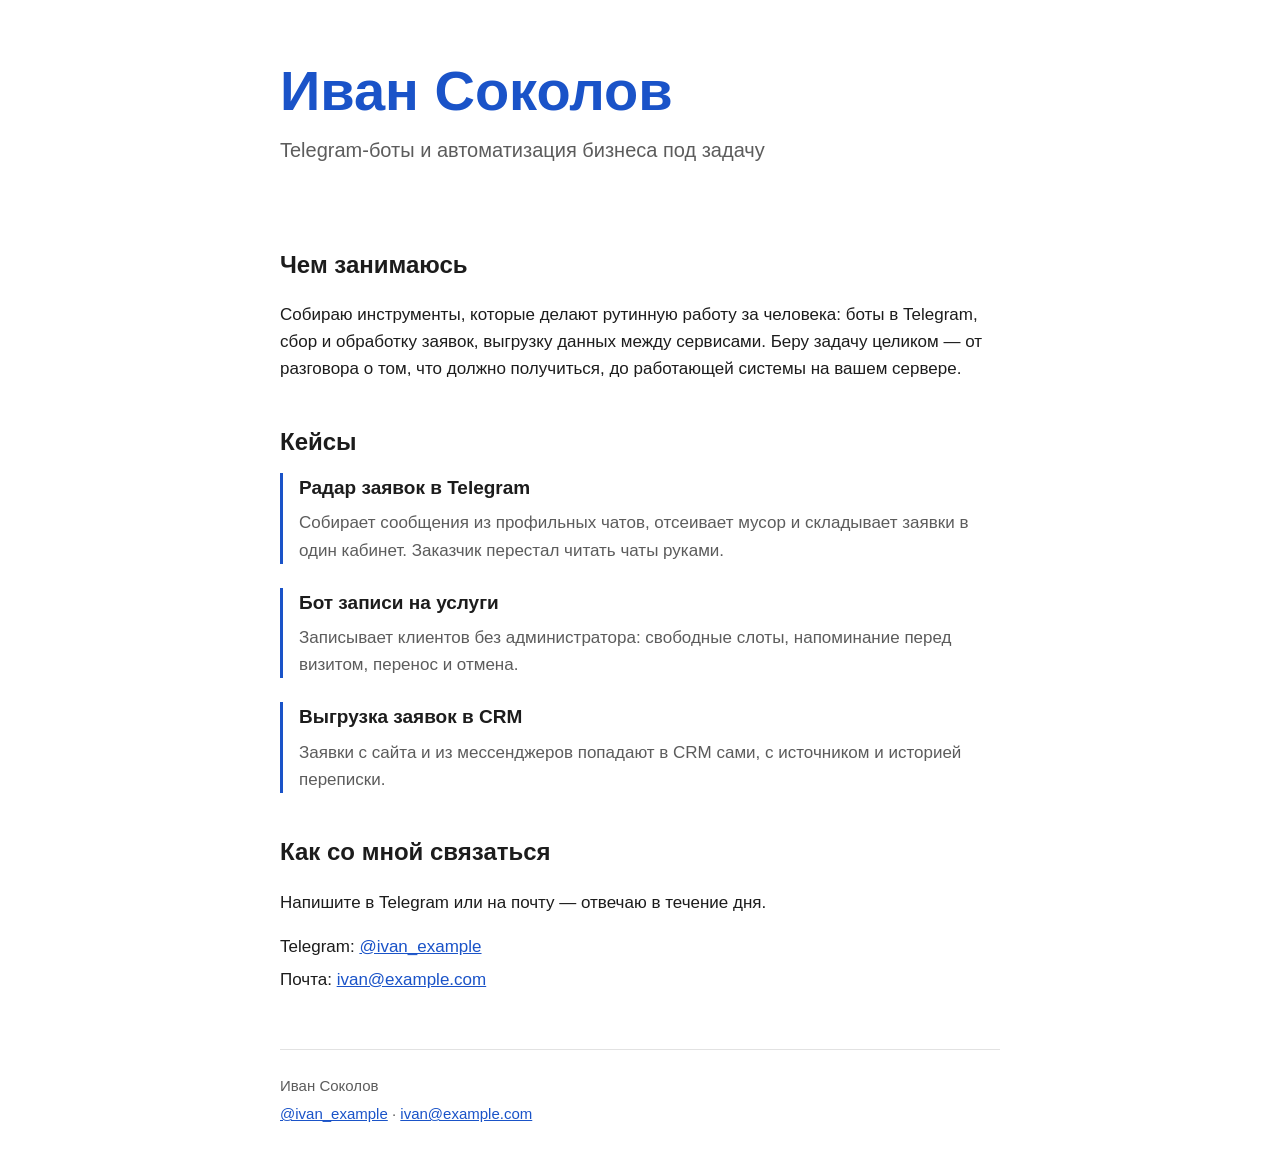
<file: index.html>
<!DOCTYPE html>
<html lang="ru">
<head>
  <meta charset="UTF-8">
  <meta name="viewport" content="width=device-width, initial-scale=1.0">
  <title>Иван Соколов — Telegram-боты и автоматизация бизнеса</title>
  <link rel="stylesheet" href="style.css">
</head>
<body>

  <header class="hero">
    <h1>Иван Соколов</h1>
    <p class="tagline">Telegram-боты и автоматизация бизнеса под задачу</p>
  </header>

  <main>

    <section class="about">
      <h2>Чем занимаюсь</h2>
      <p>
        Собираю инструменты, которые делают рутинную работу за человека:
        боты в Telegram, сбор и обработку заявок, выгрузку данных между сервисами.
        Беру задачу целиком — от разговора о том, что должно получиться, до работающей
        системы на вашем сервере.
      </p>
    </section>

    <section class="cases">
      <h2>Кейсы</h2>

      <article class="case">
        <h3>Радар заявок в Telegram</h3>
        <p>
          Собирает сообщения из профильных чатов, отсеивает мусор и складывает
          заявки в один кабинет. Заказчик перестал читать чаты руками.
        </p>
      </article>

      <article class="case">
        <h3>Бот записи на услуги</h3>
        <p>
          Записывает клиентов без администратора: свободные слоты, напоминание
          перед визитом, перенос и отмена.
        </p>
      </article>

      <article class="case">
        <h3>Выгрузка заявок в CRM</h3>
        <p>
          Заявки с сайта и из мессенджеров попадают в CRM сами, с источником
          и историей переписки.
        </p>
      </article>
    </section>

    <section class="contact">
      <h2>Как со мной связаться</h2>
      <p>Напишите в Telegram или на почту — отвечаю в течение дня.</p>
      <ul class="contact-list">
        <li>Telegram: <a href="https://t.me/ivan_example">@ivan_example</a></li>
        <li>Почта: <a href="mailto:ivan@example.com">ivan@example.com</a></li>
      </ul>
    </section>

  </main>

  <footer>
    <p>Иван Соколов</p>
    <p>
      <a href="https://t.me/ivan_example">@ivan_example</a> ·
      <a href="mailto:ivan@example.com">ivan@example.com</a>
    </p>
  </footer>

</body>
</html>
</file>
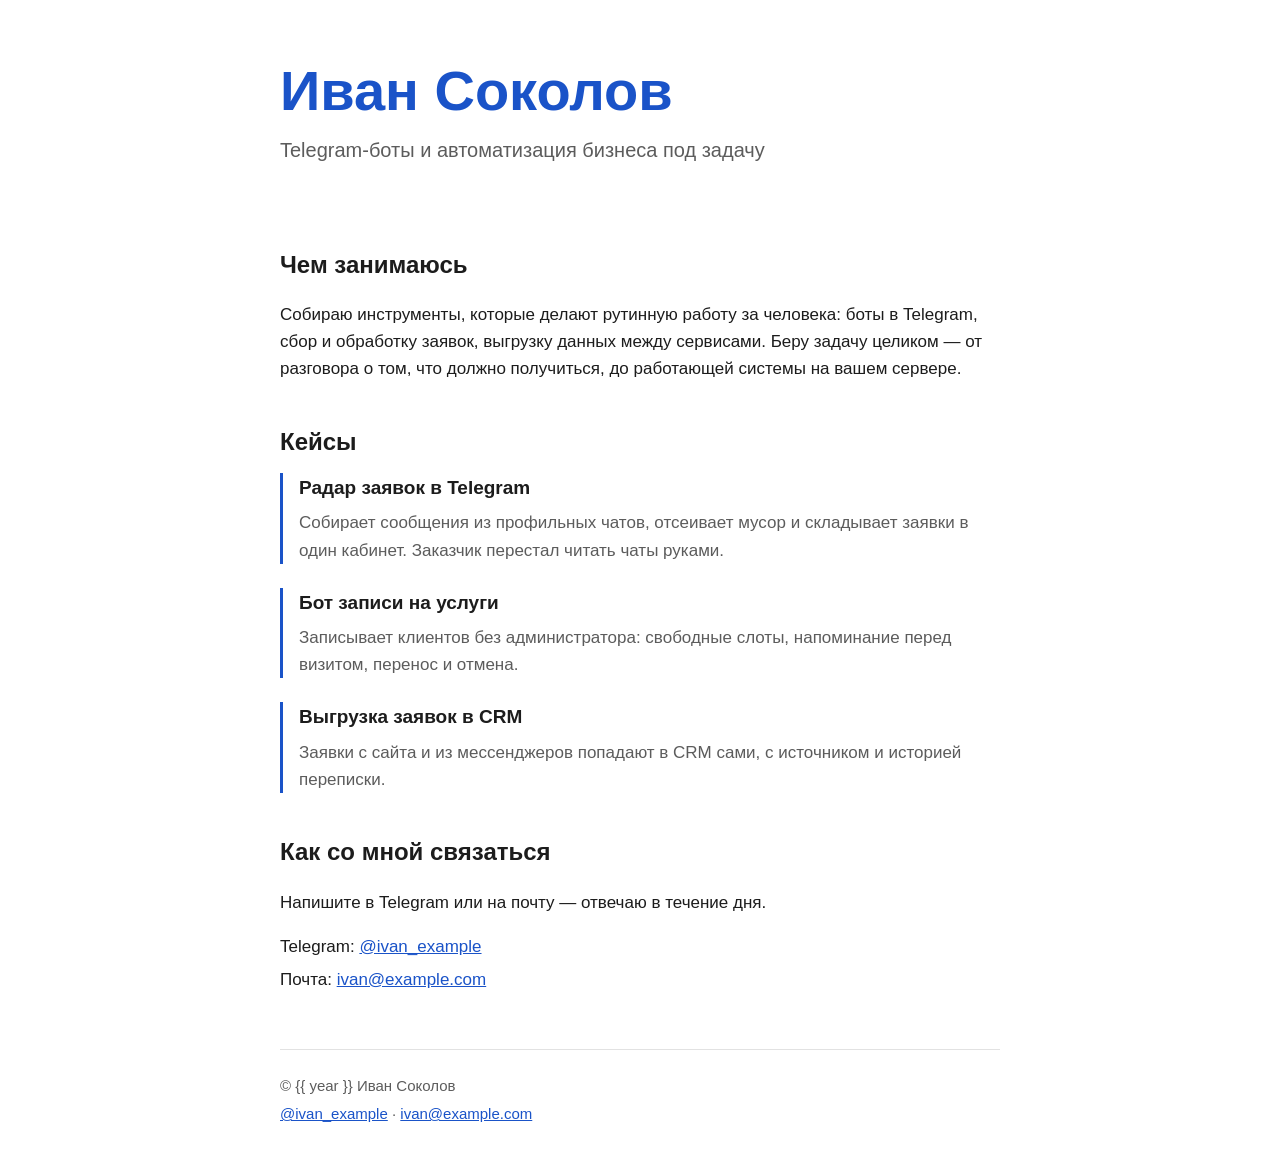
<file: templates/index.html>
<!DOCTYPE html>
<html lang="ru">
<head>
  <meta charset="UTF-8">
  <meta name="viewport" content="width=device-width, initial-scale=1.0">
  <title>Иван Соколов — Telegram-боты и автоматизация бизнеса</title>
  <link rel="stylesheet" href="/static/style.css">
</head>
<body>

  <header class="hero">
    <h1>Иван Соколов</h1>
    <p class="tagline">Telegram-боты и автоматизация бизнеса под задачу</p>
  </header>

  <main>

    <section class="about">
      <h2>Чем занимаюсь</h2>
      <p>
        Собираю инструменты, которые делают рутинную работу за человека:
        боты в Telegram, сбор и обработку заявок, выгрузку данных между сервисами.
        Беру задачу целиком — от разговора о том, что должно получиться, до работающей
        системы на вашем сервере.
      </p>
    </section>

    <section class="cases">
      <h2>Кейсы</h2>

      <article class="case">
        <h3>Радар заявок в Telegram</h3>
        <p>
          Собирает сообщения из профильных чатов, отсеивает мусор и складывает
          заявки в один кабинет. Заказчик перестал читать чаты руками.
        </p>
      </article>

      <article class="case">
        <h3>Бот записи на услуги</h3>
        <p>
          Записывает клиентов без администратора: свободные слоты, напоминание
          перед визитом, перенос и отмена.
        </p>
      </article>

      <article class="case">
        <h3>Выгрузка заявок в CRM</h3>
        <p>
          Заявки с сайта и из мессенджеров попадают в CRM сами, с источником
          и историей переписки.
        </p>
      </article>
    </section>

    <section class="contact">
      <h2>Как со мной связаться</h2>
      <p>Напишите в Telegram или на почту — отвечаю в течение дня.</p>
      <ul class="contact-list">
        <li>Telegram: <a href="https://t.me/ivan_example">@ivan_example</a></li>
        <li>Почта: <a href="mailto:ivan@example.com">ivan@example.com</a></li>
      </ul>
    </section>

  </main>

  <footer>
    <p>© {{ year }} Иван Соколов</p>
    <p>
      <a href="https://t.me/ivan_example">@ivan_example</a> ·
      <a href="mailto:ivan@example.com">ivan@example.com</a>
    </p>
  </footer>

</body>
</html>
</file>
<file: style.css>
:root {
  --accent: #1a53c8;
  --text: #1c1c1c;
  --muted: #5c5c5c;
  --line: #e2e2e2;
}

body {
  margin: 0;
  padding: 0 20px;
  font-family: Arial, Helvetica, sans-serif;
  font-size: 17px;
  line-height: 1.6;
  color: var(--text);
  background: #fff;
}

header,
main,
footer {
  max-width: 720px;
  margin: 0 auto;
}

.hero {
  padding: 60px 0 40px;
}

.hero h1 {
  margin: 0;
  font-size: 56px;
  line-height: 1.1;
  color: var(--accent);
}

.tagline {
  margin: 12px 0 0;
  font-size: 20px;
  color: var(--muted);
}

h2 {
  margin: 40px 0 12px;
  font-size: 24px;
}

.case {
  border-left: 3px solid var(--accent);
  padding-left: 16px;
  margin-bottom: 24px;
}

.case h3 {
  margin: 0 0 6px;
  font-size: 19px;
}

.case p {
  margin: 0;
  color: var(--muted);
}

.contact-list {
  margin: 12px 0 0;
  padding: 0;
  list-style: none;
}

.contact-list li {
  margin-bottom: 6px;
}

a {
  color: var(--accent);
}

footer {
  margin-top: 56px;
  padding: 20px 0 40px;
  border-top: 1px solid var(--line);
  color: var(--muted);
  font-size: 15px;
}

footer p {
  margin: 4px 0;
}

@media (max-width: 600px) {
  .hero {
    padding: 36px 0 24px;
  }

  .hero h1 {
    font-size: 38px;
  }

  .tagline {
    font-size: 18px;
  }
}
</file>
<file: static/style.css>
:root {
  --accent: #1a53c8;
  --text: #1c1c1c;
  --muted: #5c5c5c;
  --line: #e2e2e2;
}

body {
  margin: 0;
  padding: 0 20px;
  font-family: Arial, Helvetica, sans-serif;
  font-size: 17px;
  line-height: 1.6;
  color: var(--text);
  background: #fff;
}

header,
main,
footer {
  max-width: 720px;
  margin: 0 auto;
}

.hero {
  padding: 60px 0 40px;
}

.hero h1 {
  margin: 0;
  font-size: 56px;
  line-height: 1.1;
  color: var(--accent);
}

.tagline {
  margin: 12px 0 0;
  font-size: 20px;
  color: var(--muted);
}

h2 {
  margin: 40px 0 12px;
  font-size: 24px;
}

.case {
  border-left: 3px solid var(--accent);
  padding-left: 16px;
  margin-bottom: 24px;
}

.case h3 {
  margin: 0 0 6px;
  font-size: 19px;
}

.case p {
  margin: 0;
  color: var(--muted);
}

.contact-list {
  margin: 12px 0 0;
  padding: 0;
  list-style: none;
}

.contact-list li {
  margin-bottom: 6px;
}

a {
  color: var(--accent);
}

footer {
  margin-top: 56px;
  padding: 20px 0 40px;
  border-top: 1px solid var(--line);
  color: var(--muted);
  font-size: 15px;
}

footer p {
  margin: 4px 0;
}

/* Вход в кабинет */

.login {
  max-width: 340px;
  margin: 0 auto;
  padding: 60px 0;
}

.login h1 {
  margin: 0 0 20px;
  font-size: 28px;
}

.login label {
  display: block;
  margin-bottom: 4px;
  font-size: 15px;
  color: var(--muted);
}

.login input {
  width: 100%;
  margin-bottom: 16px;
  padding: 9px 10px;
  border: 1px solid var(--line);
  border-radius: 4px;
  font-size: 16px;
  box-sizing: border-box;
}

.login button {
  padding: 10px 20px;
  border: none;
  border-radius: 4px;
  background: var(--accent);
  color: #fff;
  font-size: 16px;
  cursor: pointer;
}

.error {
  margin: 0 0 16px;
  color: #b3261e;
}

/* Лента заявок */

.cabinet-header {
  padding: 40px 0 8px;
}

.cabinet-header h1 {
  margin: 0;
  font-size: 32px;
}

.request {
  padding: 16px 0;
  border-bottom: 1px solid var(--line);
}

.request-text {
  margin: 0 0 8px;
}

.request-meta {
  margin: 0;
  font-size: 15px;
  color: var(--muted);
}

@media (max-width: 600px) {
  .hero {
    padding: 36px 0 24px;
  }

  .hero h1 {
    font-size: 38px;
  }

  .tagline {
    font-size: 18px;
  }
}
</file>
